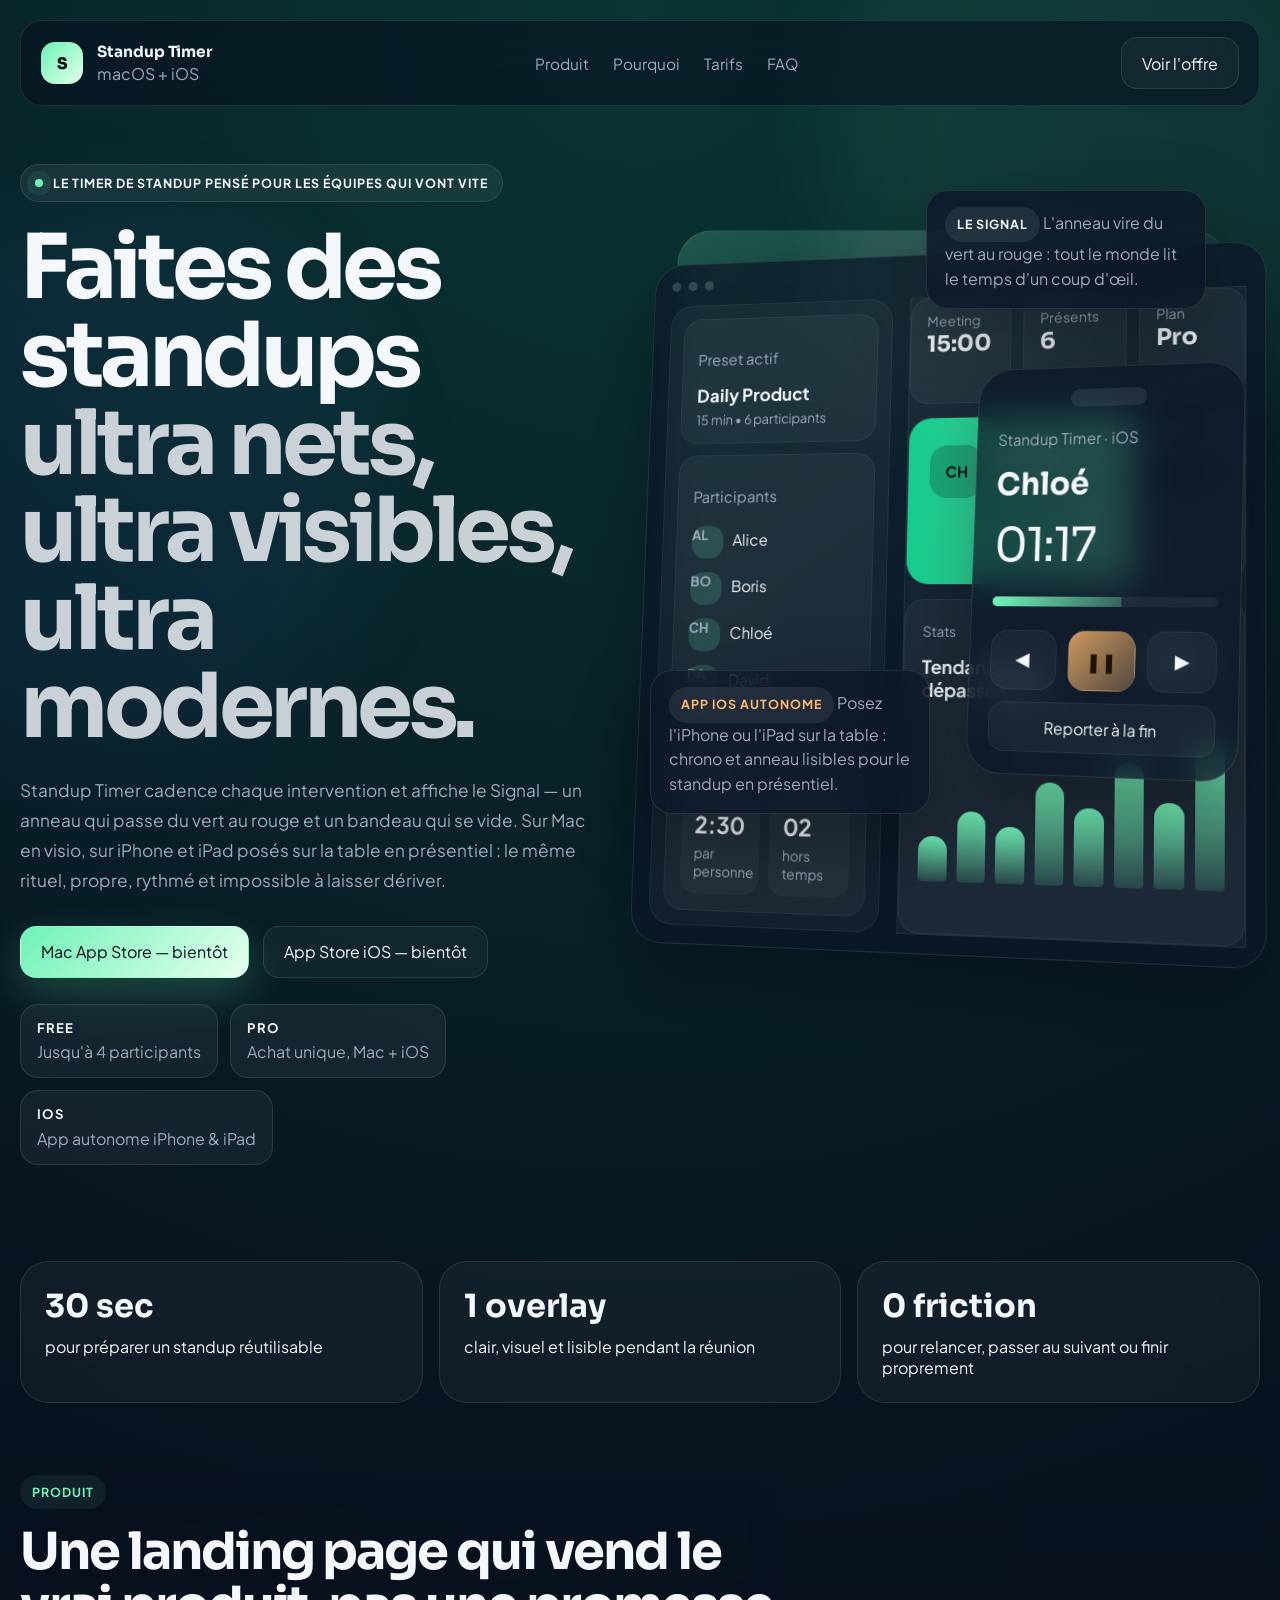
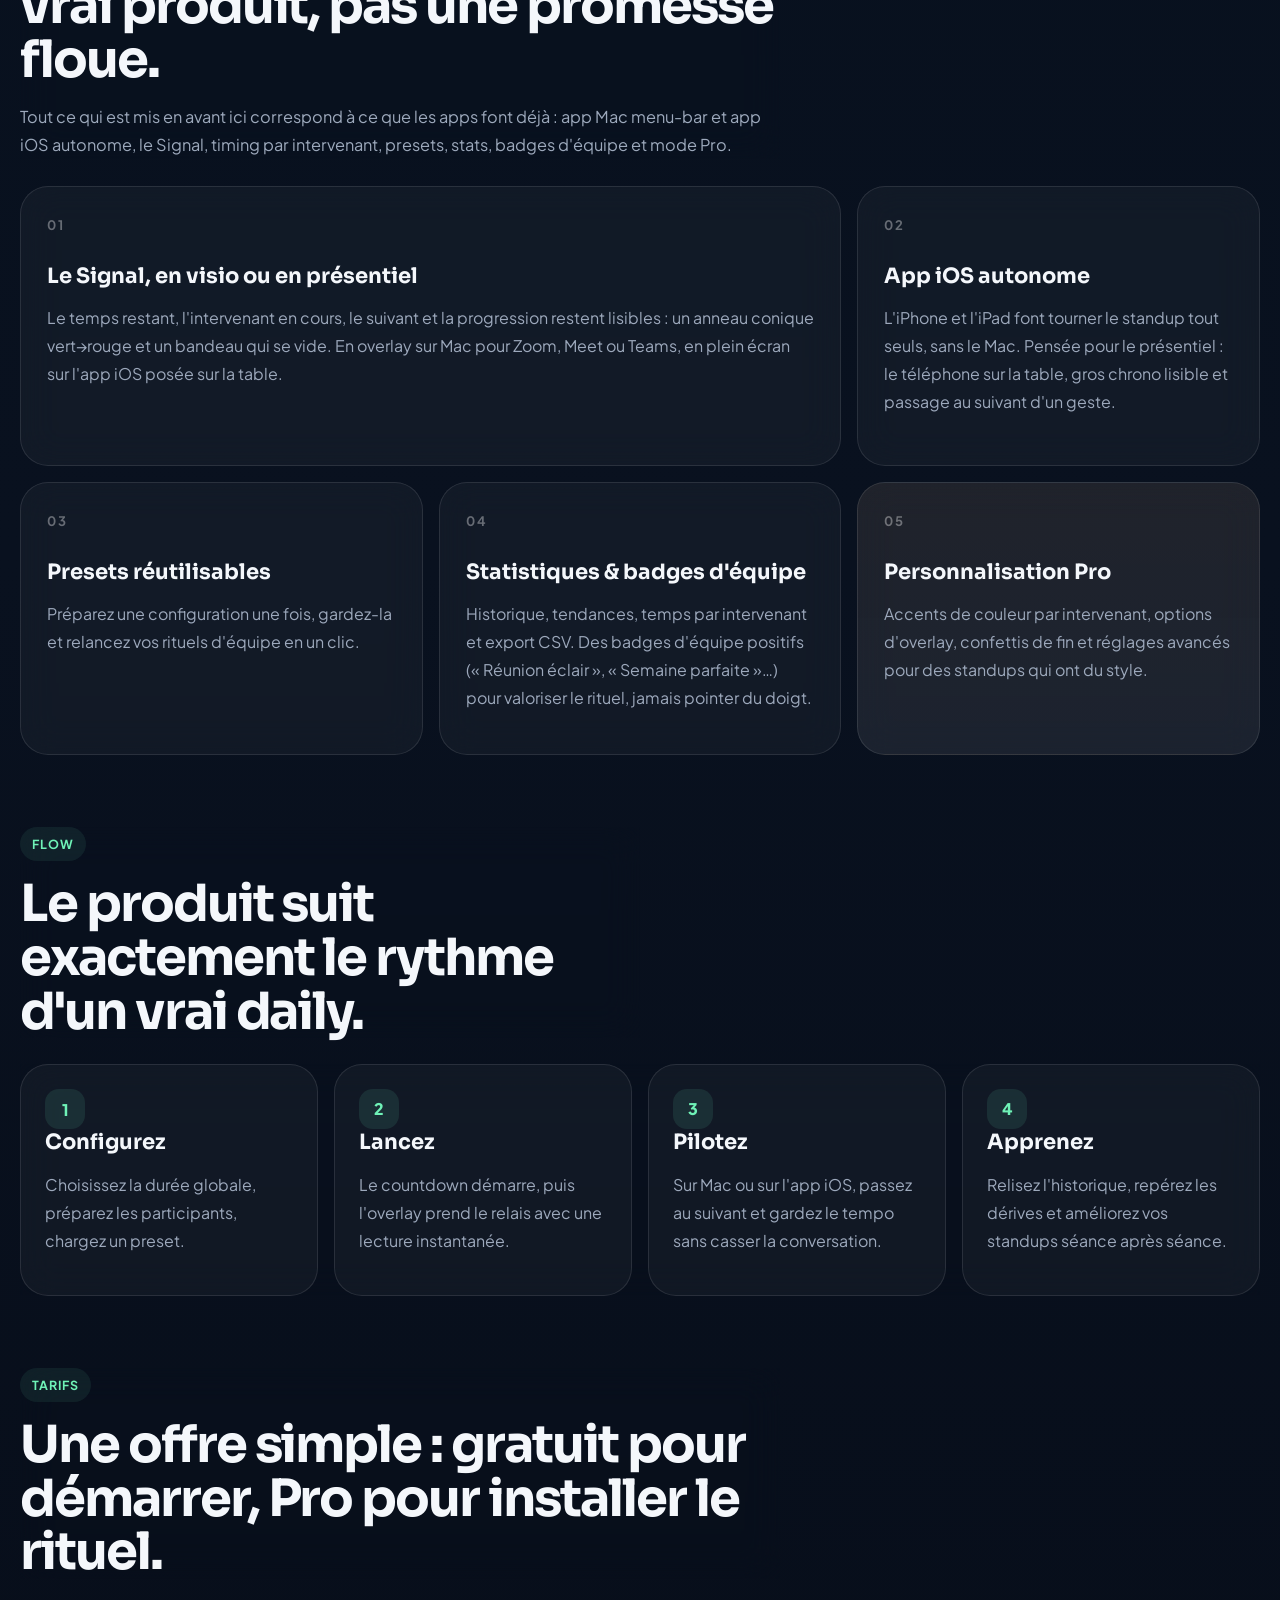
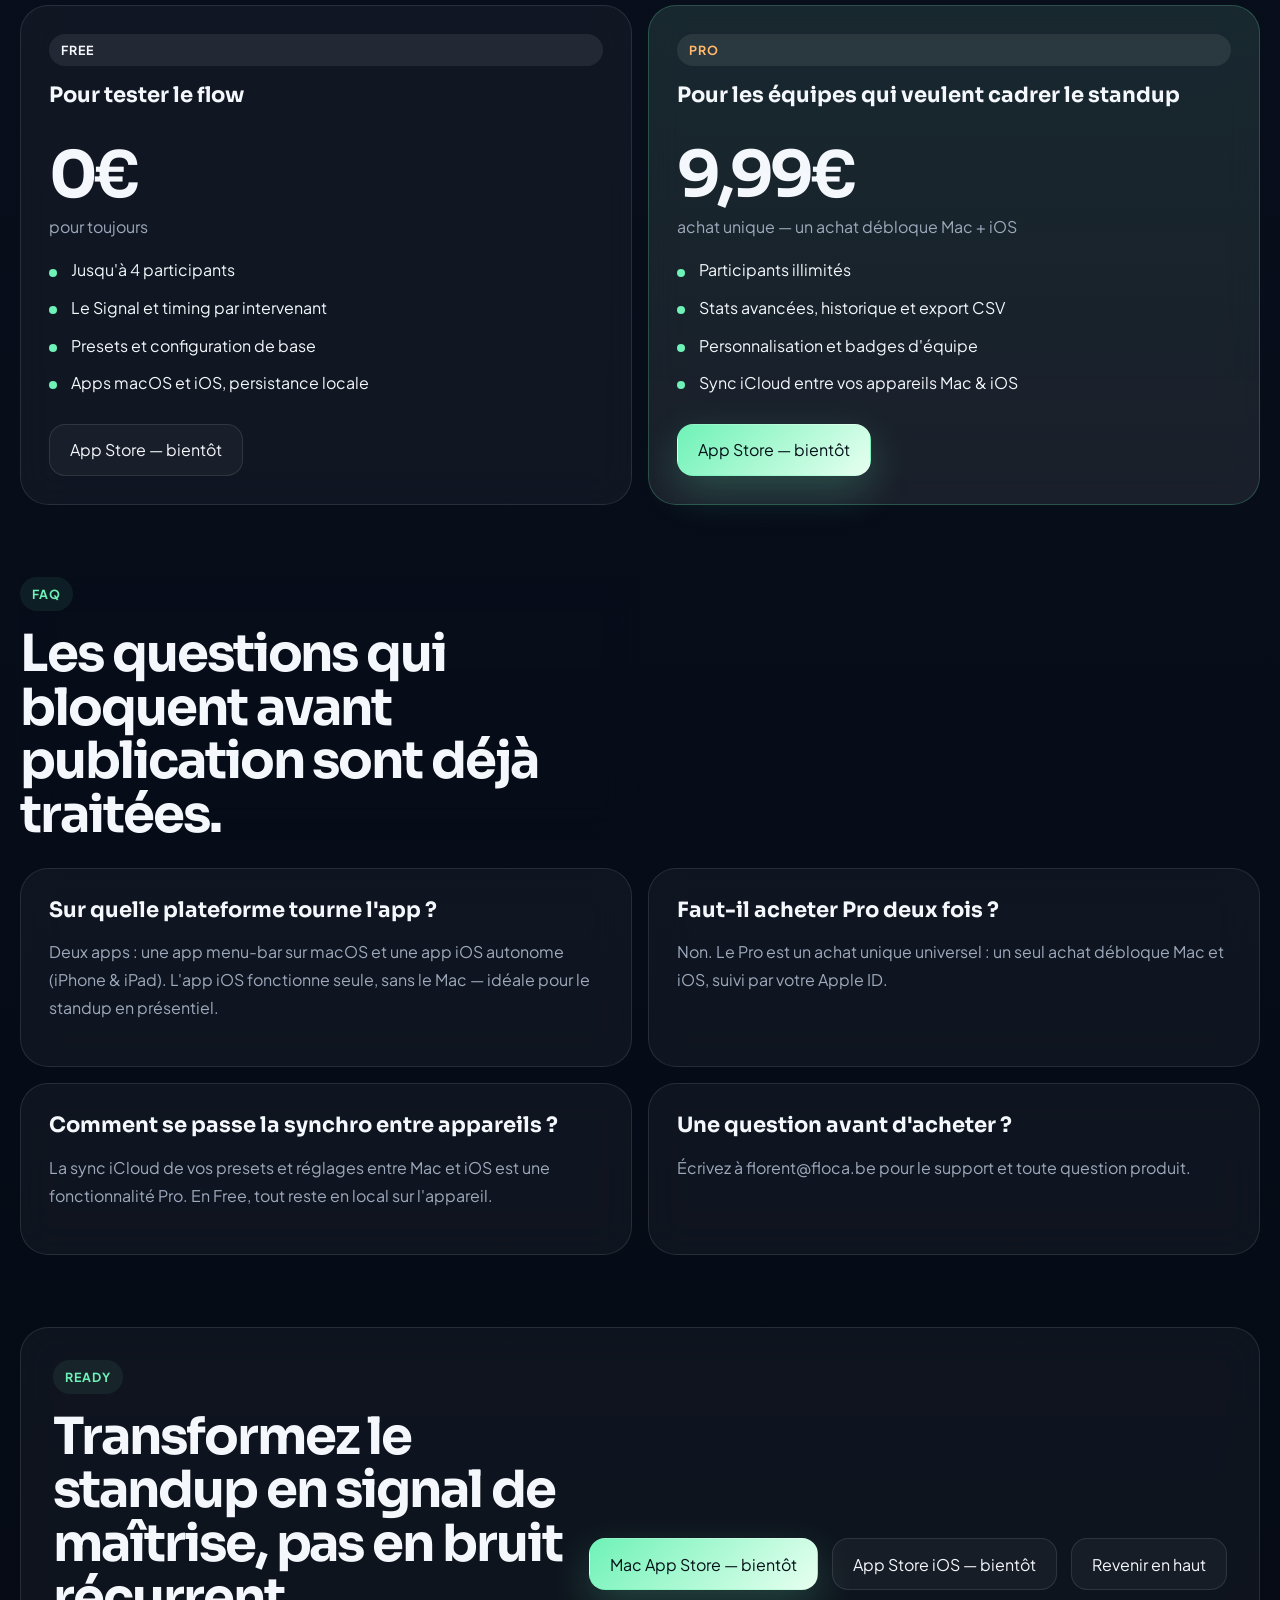
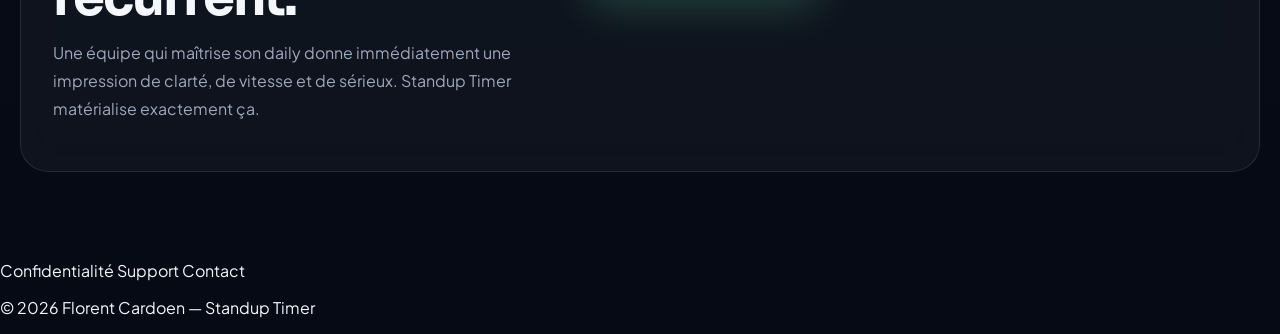
<file: landing-page/index.html>
<!doctype html>
<html lang="fr">
  <head>
    <meta charset="UTF-8" />
    <meta name="viewport" content="width=device-width, initial-scale=1.0" />
    <title>Standup Timer | Le standup qui finit à l'heure</title>
    <meta
      name="description"
      content="Standup Timer transforme vos daily meetings en rituels nets et visuels. App macOS menu-bar + app iOS autonome, le Signal (anneau + bandeau), timing par intervenant, stats, badges d'équipe et Pro."
    />
    <meta
      name="theme-color"
      content="#09111f"
    />
    <link rel="preconnect" href="https://fonts.googleapis.com" />
    <link rel="preconnect" href="https://fonts.gstatic.com" crossorigin />
    <link
      href="https://fonts.googleapis.com/css2?family=Plus+Jakarta+Sans:wght@400;500;600;700;800&family=Sora:wght@500;600;700;800&display=swap"
      rel="stylesheet"
    />
    <link rel="icon" type="image/svg+xml" href="./favicon.svg" />
    <link rel="stylesheet" href="./styles.css" />
  </head>
  <body>
    <div class="page-shell">
      <div class="ambient ambient-one"></div>
      <div class="ambient ambient-two"></div>
      <div class="ambient ambient-grid"></div>

      <header class="site-header">
        <a class="brand" href="#top" aria-label="Standup Timer">
          <span class="brand-mark">S</span>
          <span class="brand-copy">
            <strong>Standup Timer</strong>
            <span>macOS + iOS</span>
          </span>
        </a>

        <nav class="site-nav">
          <a href="#features">Produit</a>
          <a href="#proof">Pourquoi</a>
          <a href="#pricing">Tarifs</a>
          <a href="#faq">FAQ</a>
        </nav>

        <a class="button button-secondary desktop-only" href="#pricing">Voir l'offre</a>
      </header>

      <main id="top">
        <section class="hero reveal">
          <div class="hero-copy">
            <div class="eyebrow">
              <span class="eyebrow-dot"></span>
              Le timer de standup pensé pour les équipes qui vont vite
            </div>

            <h1>
              Faites des standups
              <span>ultra nets, ultra visibles, ultra modernes.</span>
            </h1>

            <p class="hero-text">
              Standup Timer cadence chaque intervention et affiche le Signal — un
              anneau qui passe du vert au rouge et un bandeau qui se vide. Sur Mac en
              visio, sur iPhone et iPad posés sur la table en présentiel : le même
              rituel, propre, rythmé et impossible à laisser dériver.
            </p>

            <!-- TODO @launch: remplacer href="#" par les vraies URLs App Store (Mac App Store + App Store iOS) -->
            <div class="hero-actions">
              <a class="button button-primary" href="#" data-appstore="mac">Mac App Store — bientôt</a>
              <a class="button button-secondary" href="#" data-appstore="ios">App Store iOS — bientôt</a>
            </div>

            <div class="hero-meta">
              <div class="meta-chip">
                <span>Free</span>
                Jusqu'à 4 participants
              </div>
              <div class="meta-chip">
                <span>Pro</span>
                Achat unique, Mac + iOS
              </div>
              <div class="meta-chip">
                <span>iOS</span>
                App autonome iPhone & iPad
              </div>
            </div>
          </div>

          <div class="hero-visual" id="demo">
            <div class="hero-orb"></div>

            <article class="mockup-card desktop-app">
              <div class="window-topbar">
                <span></span><span></span><span></span>
              </div>

              <div class="mockup-layout">
                <aside class="mockup-sidebar">
                  <div class="sidebar-block">
                    <p class="mini-label">Preset actif</p>
                    <strong>Daily Product</strong>
                    <span>15 min • 6 participants</span>
                  </div>

                  <div class="sidebar-block">
                    <p class="mini-label">Participants</p>
                    <ul class="participant-list">
                      <li><span class="avatar">AL</span> Alice</li>
                      <li><span class="avatar">BO</span> Boris</li>
                      <li><span class="avatar">CH</span> Chloé</li>
                      <li><span class="avatar">DA</span> David</li>
                    </ul>
                  </div>

                  <div class="sidebar-block">
                    <p class="mini-label">Résumé</p>
                    <div class="summary-stack">
                      <div>
                        <strong>2:30</strong>
                        <span>par personne</span>
                      </div>
                      <div>
                        <strong>02</strong>
                        <span>hors temps</span>
                      </div>
                    </div>
                  </div>
                </aside>

                <div class="mockup-main">
                  <div class="metric-row">
                    <div class="metric-card">
                      <span>Meeting</span>
                      <strong>15:00</strong>
                    </div>
                    <div class="metric-card">
                      <span>Présents</span>
                      <strong>6</strong>
                    </div>
                    <div class="metric-card">
                      <span>Plan</span>
                      <strong>Pro</strong>
                    </div>
                  </div>

                  <div class="overlay-preview">
                    <div class="overlay-fill"></div>
                    <div class="overlay-content">
                      <div class="speaker-meta">
                        <div class="speaker-avatar">CH</div>
                        <div>
                          <strong>Chloé</strong>
                          <span>Suivant : David</span>
                        </div>
                      </div>
                      <div class="overlay-time">
                        <small>Total 08:42</small>
                        <strong>01:17</strong>
                      </div>
                    </div>
                  </div>

                  <div class="chart-panel">
                    <div class="chart-header">
                      <div>
                        <p class="mini-label">Stats</p>
                        <strong>Tendance des dépassements</strong>
                      </div>
                      <span class="badge success">Export CSV</span>
                    </div>
                    <div class="bars">
                      <span style="--h: 28%"></span>
                      <span style="--h: 44%"></span>
                      <span style="--h: 35%"></span>
                      <span style="--h: 63%"></span>
                      <span style="--h: 48%"></span>
                      <span style="--h: 76%"></span>
                      <span style="--h: 52%"></span>
                      <span style="--h: 88%"></span>
                    </div>
                  </div>
                </div>
              </div>
            </article>

            <article class="mockup-card phone-app">
              <div class="phone-notch"></div>
              <p class="mini-label">Standup Timer · iOS</p>
              <strong class="phone-speaker">Chloé</strong>
              <div class="phone-timer">01:17</div>
              <div class="phone-progress">
                <span></span>
              </div>
              <div class="phone-actions">
                <button type="button">◀</button>
                <button type="button" class="primary">❚❚</button>
                <button type="button">▶</button>
              </div>
              <button type="button" class="phone-secondary">Reporter à la fin</button>
            </article>

            <article class="floating-note note-top">
              <span class="badge">Le Signal</span>
              L'anneau vire du vert au rouge : tout le monde lit le temps d'un coup d'œil.
            </article>

            <article class="floating-note note-bottom">
              <span class="badge accent">App iOS autonome</span>
              Posez l'iPhone ou l'iPad sur la table : chrono et anneau lisibles pour le standup en présentiel.
            </article>
          </div>
        </section>

        <section class="value-strip reveal" id="proof">
          <article>
            <strong>30 sec</strong>
            <span>pour préparer un standup réutilisable</span>
          </article>
          <article>
            <strong>1 overlay</strong>
            <span>clair, visuel et lisible pendant la réunion</span>
          </article>
          <article>
            <strong>0 friction</strong>
            <span>pour relancer, passer au suivant ou finir proprement</span>
          </article>
        </section>

        <section class="section reveal" id="features">
          <div class="section-heading">
            <span class="section-kicker">Produit</span>
            <h2>Une landing page qui vend le vrai produit, pas une promesse floue.</h2>
            <p>
              Tout ce qui est mis en avant ici correspond à ce que les apps font
              déjà&nbsp;: app Mac menu-bar et app iOS autonome, le Signal, timing par
              intervenant, presets, stats, badges d'équipe et mode Pro.
            </p>
          </div>

          <div class="feature-grid">
            <article class="feature-card feature-large">
              <span class="card-index">01</span>
              <h3>Le Signal, en visio ou en présentiel</h3>
              <p>
                Le temps restant, l'intervenant en cours, le suivant et la progression
                restent lisibles : un anneau conique vert→rouge et un bandeau qui se
                vide. En overlay sur Mac pour Zoom, Meet ou Teams, en plein écran sur
                l'app iOS posée sur la table.
              </p>
            </article>

            <article class="feature-card">
              <span class="card-index">02</span>
              <h3>App iOS autonome</h3>
              <p>
                L'iPhone et l'iPad font tourner le standup tout seuls, sans le Mac.
                Pensée pour le présentiel : le téléphone sur la table, gros chrono
                lisible et passage au suivant d'un geste.
              </p>
            </article>

            <article class="feature-card">
              <span class="card-index">03</span>
              <h3>Presets réutilisables</h3>
              <p>
                Préparez une configuration une fois, gardez-la et relancez vos rituels
                d'équipe en un clic.
              </p>
            </article>

            <article class="feature-card">
              <span class="card-index">04</span>
              <h3>Statistiques &amp; badges d'équipe</h3>
              <p>
                Historique, tendances, temps par intervenant et export CSV. Des badges
                d'équipe positifs (« Réunion éclair », « Semaine parfaite »…) pour
                valoriser le rituel, jamais pointer du doigt.
              </p>
            </article>

            <article class="feature-card feature-accent">
              <span class="card-index">05</span>
              <h3>Personnalisation Pro</h3>
              <p>
                Accents de couleur par intervenant, options d'overlay, confettis de fin
                et réglages avancés pour des standups qui ont du style.
              </p>
            </article>
          </div>
        </section>

        <section class="section showcase reveal">
          <div class="section-heading narrow">
            <span class="section-kicker">Flow</span>
            <h2>Le produit suit exactement le rythme d'un vrai daily.</h2>
          </div>

          <div class="timeline-grid">
            <article class="timeline-step">
              <span>1</span>
              <h3>Configurez</h3>
              <p>Choisissez la durée globale, préparez les participants, chargez un preset.</p>
            </article>
            <article class="timeline-step">
              <span>2</span>
              <h3>Lancez</h3>
              <p>Le countdown démarre, puis l'overlay prend le relais avec une lecture instantanée.</p>
            </article>
            <article class="timeline-step">
              <span>3</span>
              <h3>Pilotez</h3>
              <p>Sur Mac ou sur l'app iOS, passez au suivant et gardez le tempo sans casser la conversation.</p>
            </article>
            <article class="timeline-step">
              <span>4</span>
              <h3>Apprenez</h3>
              <p>Relisez l'historique, repérez les dérives et améliorez vos standups séance après séance.</p>
            </article>
          </div>
        </section>

        <section class="section pricing-section reveal" id="pricing">
          <div class="section-heading">
            <span class="section-kicker">Tarifs</span>
            <h2>Une offre simple&nbsp;: gratuit pour démarrer, Pro pour installer le rituel.</h2>
          </div>

          <div class="pricing-grid">
            <article class="price-card">
              <div class="price-head">
                <span class="badge">Free</span>
                <h3>Pour tester le flow</h3>
              </div>
              <div class="price-line">
                <strong>0€</strong>
                <span>pour toujours</span>
              </div>
              <ul class="price-list">
                <li>Jusqu'à 4 participants</li>
                <li>Le Signal et timing par intervenant</li>
                <li>Presets et configuration de base</li>
                <li>Apps macOS et iOS, persistance locale</li>
              </ul>
              <!-- TODO @launch: remplacer href="#" par les vraies URLs App Store -->
              <a class="button button-secondary" href="#" data-appstore="ios">App Store — bientôt</a>
            </article>

            <article class="price-card price-card-featured">
              <div class="price-head">
                <span class="badge accent">Pro</span>
                <h3>Pour les équipes qui veulent cadrer le standup</h3>
              </div>
              <div class="price-line">
                <strong>9,99€</strong>
                <span>achat unique — un achat débloque Mac + iOS</span>
              </div>
              <ul class="price-list">
                <li>Participants illimités</li>
                <li>Stats avancées, historique et export CSV</li>
                <li>Personnalisation et badges d'équipe</li>
                <li>Sync iCloud entre vos appareils Mac &amp; iOS</li>
              </ul>
              <!-- TODO @launch: remplacer href="#" par les vraies URLs App Store -->
              <a class="button button-primary" href="#" data-appstore="ios">App Store — bientôt</a>
            </article>
          </div>
        </section>

        <section class="section faq-section reveal" id="faq">
          <div class="section-heading narrow">
            <span class="section-kicker">FAQ</span>
            <h2>Les questions qui bloquent avant publication sont déjà traitées.</h2>
          </div>

          <div class="faq-grid">
            <article class="faq-card">
              <h3>Sur quelle plateforme tourne l'app&nbsp;?</h3>
              <p>Deux apps : une app menu-bar sur macOS et une app iOS autonome (iPhone &amp; iPad). L'app iOS fonctionne seule, sans le Mac — idéale pour le standup en présentiel.</p>
            </article>
            <article class="faq-card">
              <h3>Faut-il acheter Pro deux fois&nbsp;?</h3>
              <p>Non. Le Pro est un achat unique universel : un seul achat débloque Mac et iOS, suivi par votre Apple ID.</p>
            </article>
            <article class="faq-card">
              <h3>Comment se passe la synchro entre appareils&nbsp;?</h3>
              <p>La sync iCloud de vos presets et réglages entre Mac et iOS est une fonctionnalité Pro. En Free, tout reste en local sur l'appareil.</p>
            </article>
            <article class="faq-card">
              <h3>Une question avant d'acheter&nbsp;?</h3>
              <p>Écrivez à <a href="mailto:florent@floca.be">florent@floca.be</a> pour le support et toute question produit.</p>
            </article>
          </div>
        </section>

        <section class="closing-cta reveal">
          <div>
            <span class="section-kicker">Ready</span>
            <h2>Transformez le standup en signal de maîtrise, pas en bruit récurrent.</h2>
            <p>
              Une équipe qui maîtrise son daily donne immédiatement une impression de
              clarté, de vitesse et de sérieux. Standup Timer matérialise exactement ça.
            </p>
          </div>

          <!-- TODO @launch: remplacer href="#" par les vraies URLs App Store (Mac App Store + App Store iOS) -->
          <div class="closing-actions">
            <a class="button button-primary" href="#" data-appstore="mac">Mac App Store — bientôt</a>
            <a class="button button-secondary" href="#" data-appstore="ios">App Store iOS — bientôt</a>
            <a class="button button-ghost" href="#top">Revenir en haut</a>
          </div>
        </section>
      </main>

      <footer class="site-footer">
        <nav class="footer-nav">
          <a href="./privacy.html">Confidentialité</a>
          <a href="./support.html">Support</a>
          <a href="mailto:florent@floca.be">Contact</a>
        </nav>
        <p>© 2026 Florent Cardoen — Standup Timer</p>
      </footer>
    </div>

    <script src="./script.js"></script>
  </body>
</html>
</file>
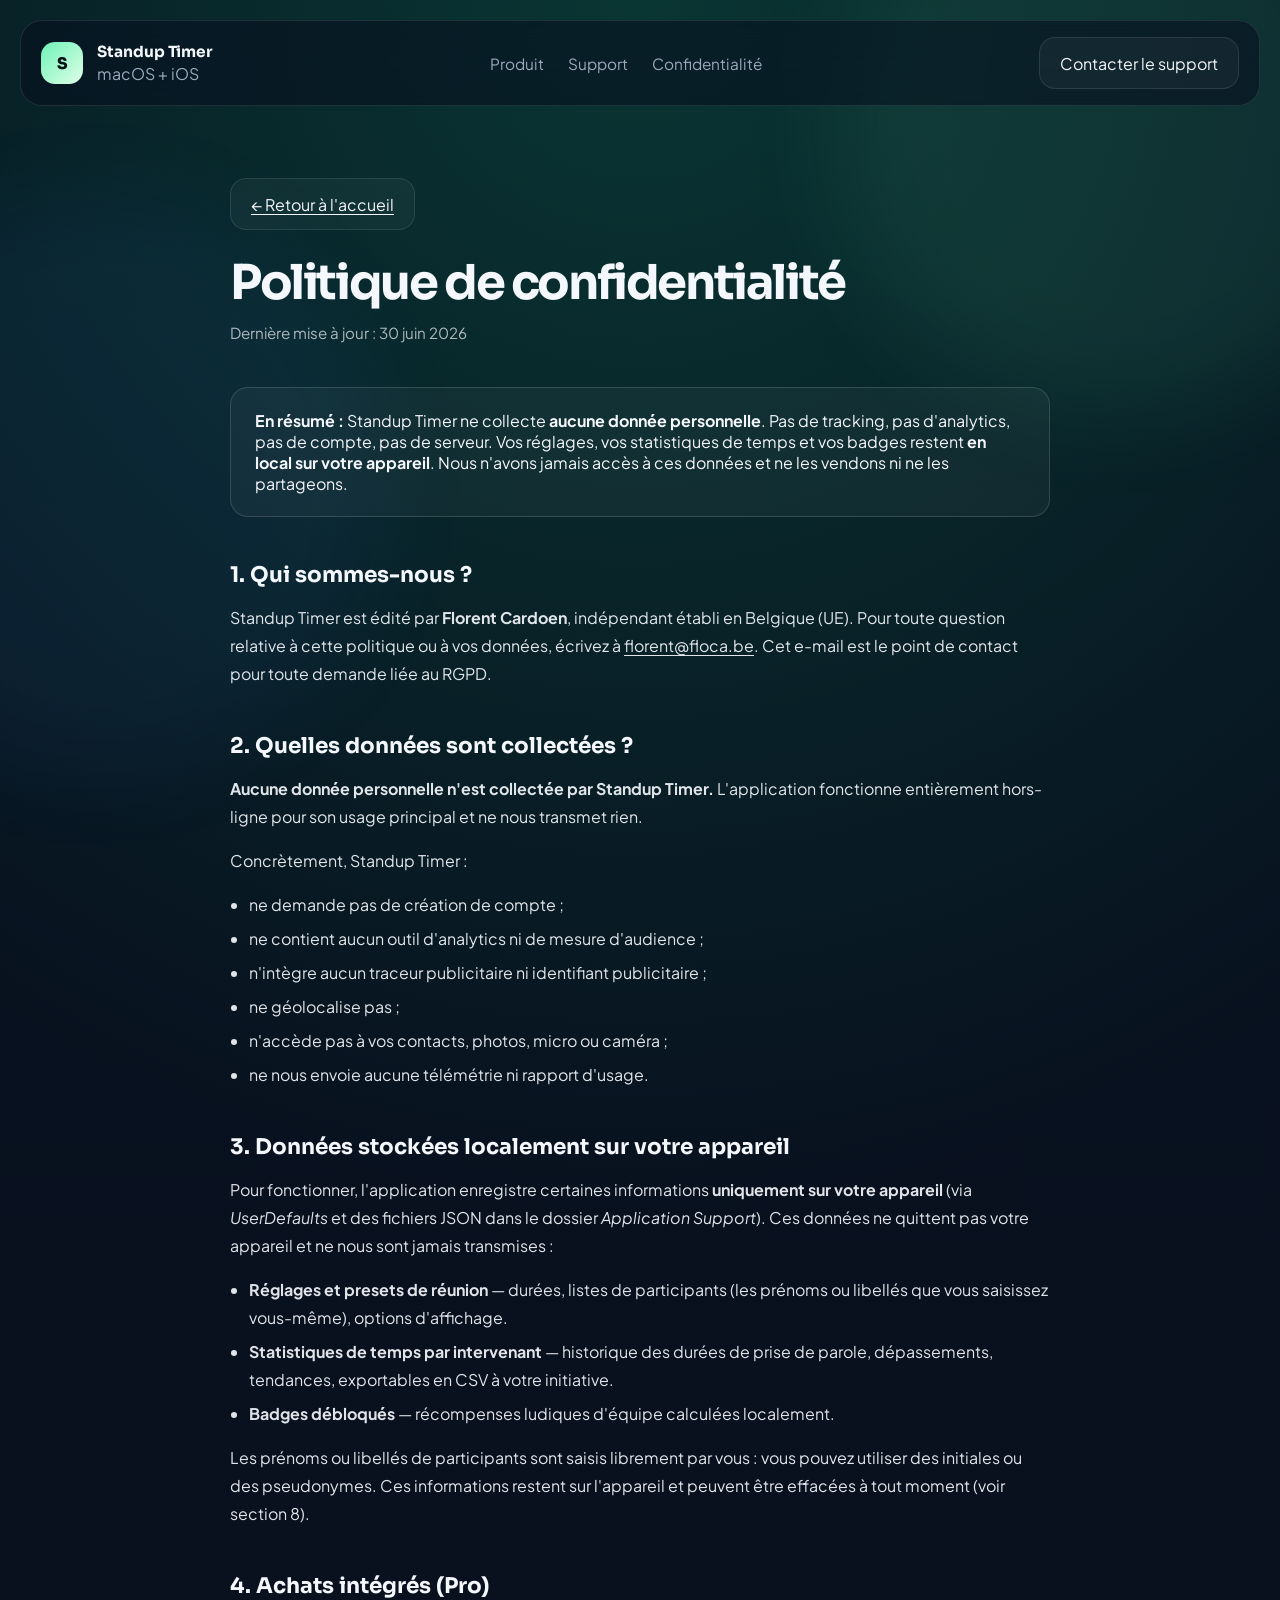
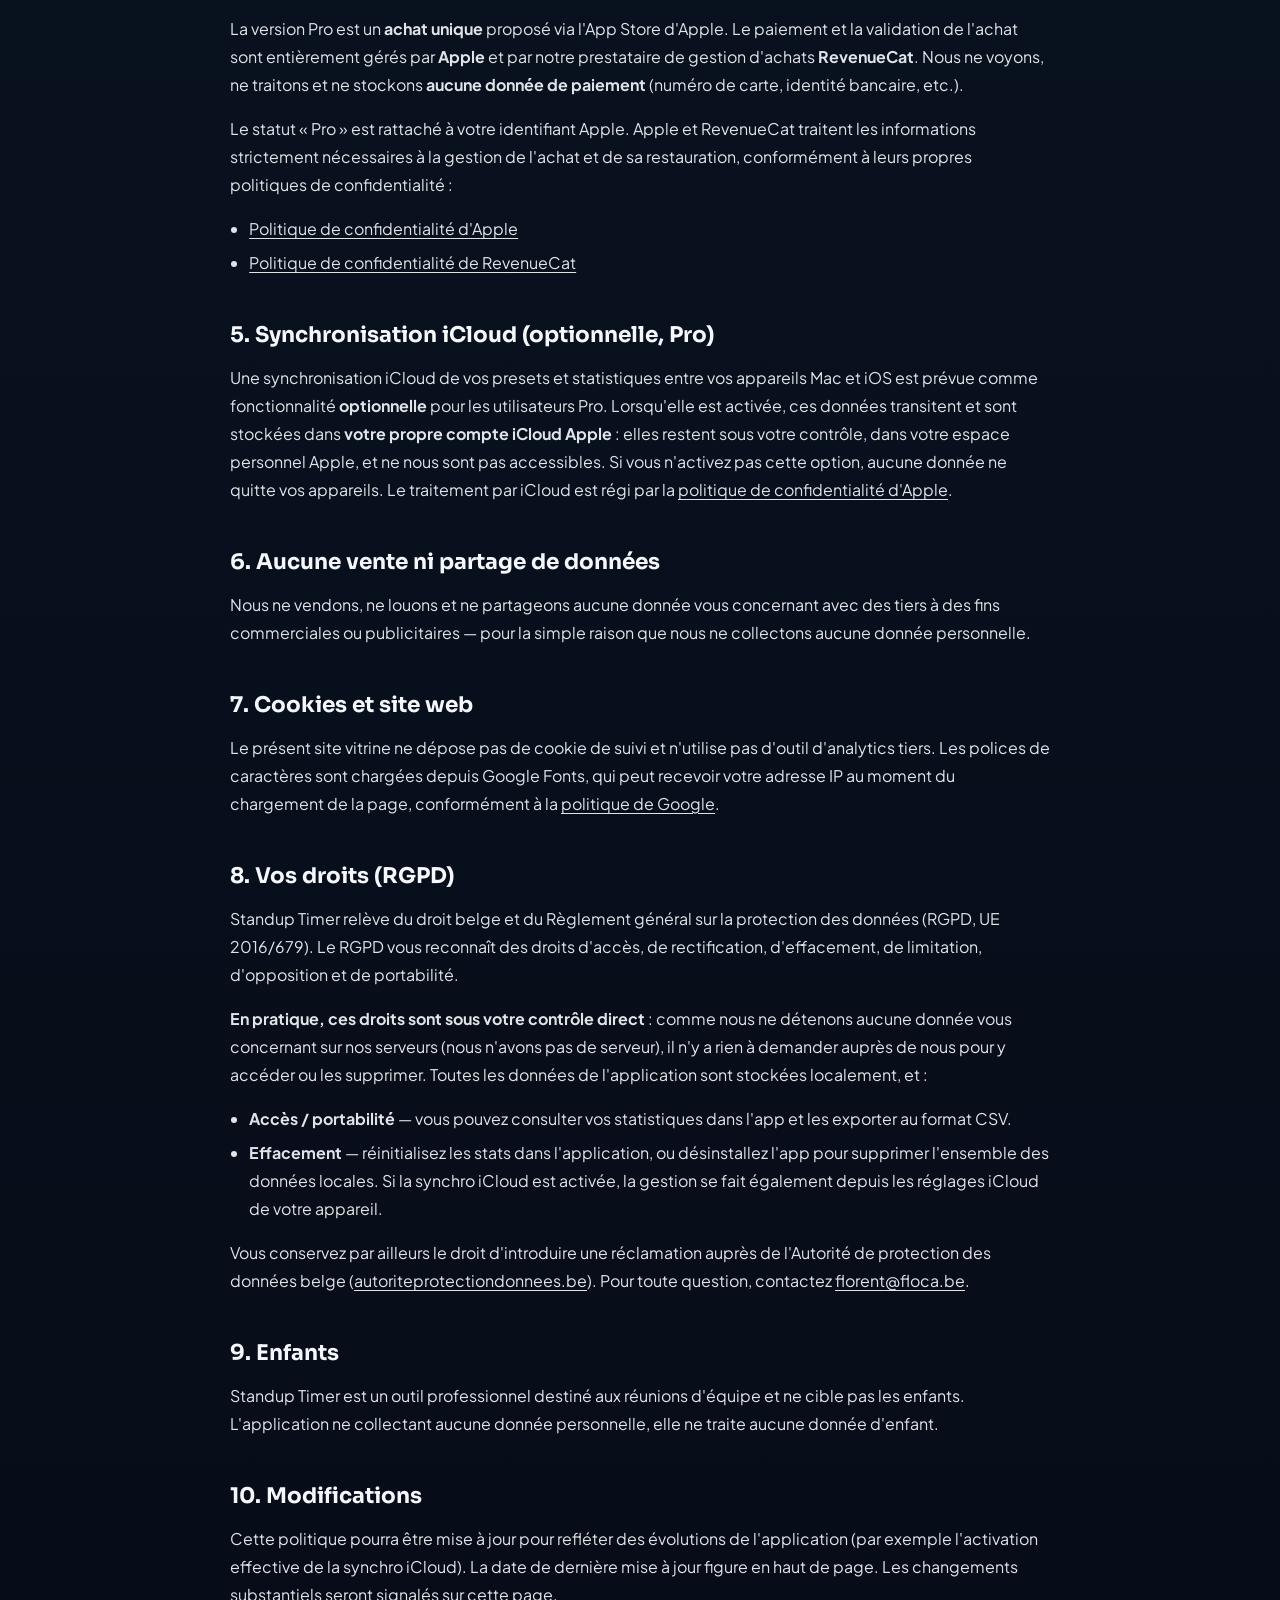
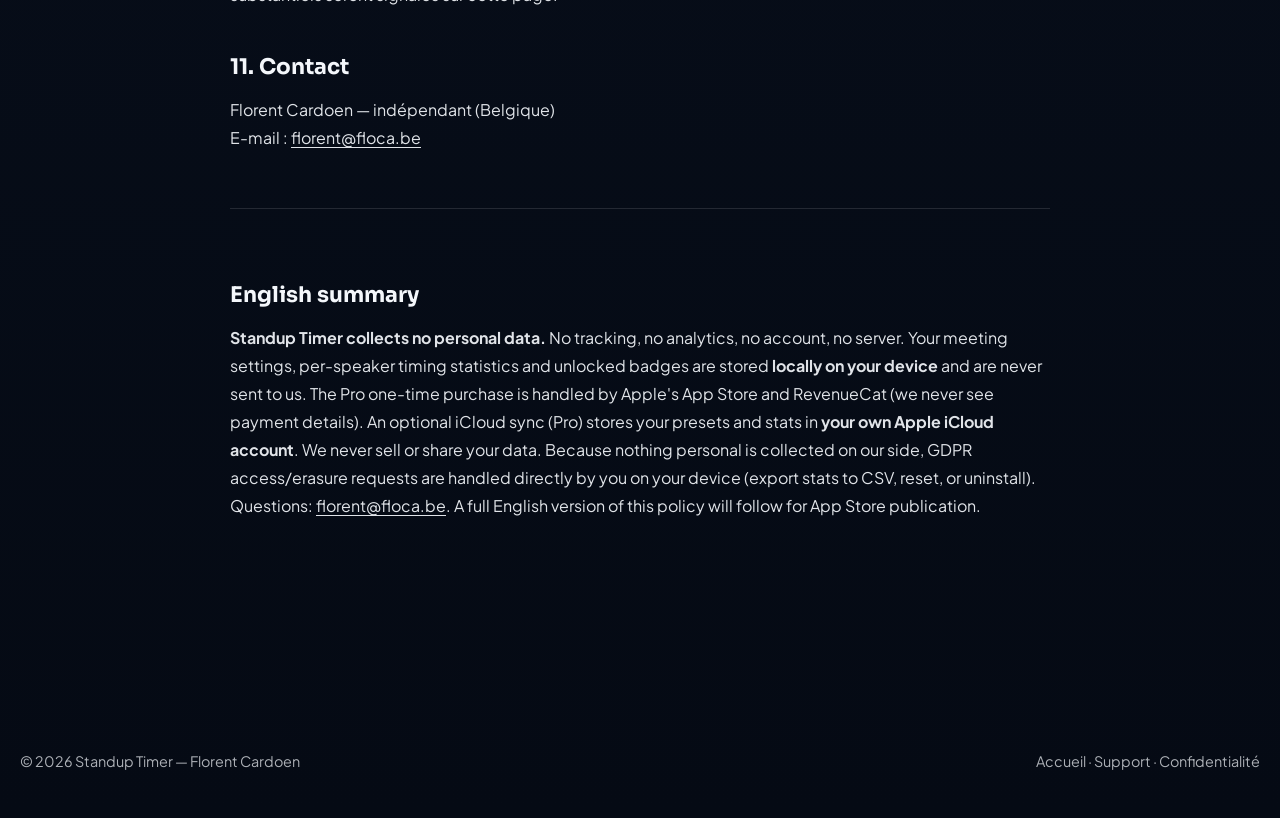
<file: landing-page/privacy.html>
<!doctype html>
<!--
  POLITIQUE DE CONFIDENTIALITÉ — Standup Timer
  Page légale requise pour la soumission App Store (« Privacy Policy URL »).
  IMPORTANT : avant soumission App Store, cette page doit être déployée à une
  URL publique réelle et stable (ex. https://standuptimer.<domaine>/privacy.html),
  puis renseignée dans App Store Connect. Idem pour support.html (« Support URL »).
  Dernière mise à jour du contenu : 2026-06-30.
-->
<html lang="fr">
  <head>
    <meta charset="UTF-8" />
    <meta name="viewport" content="width=device-width, initial-scale=1.0" />
    <title>Politique de confidentialité | Standup Timer</title>
    <meta
      name="description"
      content="Politique de confidentialité de Standup Timer : aucune donnée personnelle collectée, aucun tracking, aucune analytics, aucun compte. Vos données restent en local sur votre appareil."
    />
    <meta name="theme-color" content="#09111f" />
    <meta name="robots" content="index,follow" />
    <link rel="preconnect" href="https://fonts.googleapis.com" />
    <link rel="preconnect" href="https://fonts.gstatic.com" crossorigin />
    <link
      href="https://fonts.googleapis.com/css2?family=Plus+Jakarta+Sans:wght@400;500;600;700;800&family=Sora:wght@500;600;700;800&display=swap"
      rel="stylesheet"
    />
    <link rel="icon" type="image/svg+xml" href="./favicon.svg" />
    <link rel="stylesheet" href="./styles.css" />
    <style>
      /* Styles de lecture pour pages légales — s'appuient sur le thème global. */
      .legal {
        width: min(calc(100% - 32px), 820px);
        margin: 0 auto;
        padding: 48px 0 96px;
      }
      .legal h1 {
        font-family: "Sora", sans-serif;
        font-size: clamp(2rem, 5vw, 3rem);
        line-height: 1.05;
        margin: 0 0 12px;
      }
      .legal .updated {
        font-size: 0.95rem;
        opacity: 0.7;
        margin: 0 0 40px;
      }
      .legal h2 {
        font-family: "Sora", sans-serif;
        font-size: 1.35rem;
        margin: 44px 0 12px;
      }
      .legal h3 {
        font-size: 1.05rem;
        margin: 28px 0 8px;
      }
      .legal p,
      .legal li {
        line-height: 1.75;
        opacity: 0.92;
      }
      .legal ul {
        padding-left: 1.2rem;
      }
      .legal li {
        margin: 6px 0;
      }
      .legal a {
        color: inherit;
        text-decoration: underline;
        text-underline-offset: 3px;
      }
      .legal .tldr {
        border: 1px solid rgba(255, 255, 255, 0.14);
        border-radius: 18px;
        padding: 22px 24px;
        margin: 8px 0 36px;
        background: rgba(255, 255, 255, 0.04);
      }
      .legal .lang-note {
        margin-top: 56px;
        padding-top: 28px;
        border-top: 1px solid rgba(255, 255, 255, 0.12);
      }
      .legal-back {
        display: inline-flex;
        gap: 8px;
        margin-bottom: 28px;
      }
    </style>
  </head>
  <body>
    <div class="page-shell">
      <div class="ambient ambient-one"></div>
      <div class="ambient ambient-two"></div>
      <div class="ambient ambient-grid"></div>

      <header class="site-header">
        <a class="brand" href="./index.html" aria-label="Standup Timer">
          <span class="brand-mark">S</span>
          <span class="brand-copy">
            <strong>Standup Timer</strong>
            <span>macOS + iOS</span>
          </span>
        </a>

        <nav class="site-nav">
          <a href="./index.html">Produit</a>
          <a href="./support.html">Support</a>
          <a href="./privacy.html" aria-current="page">Confidentialité</a>
        </nav>

        <a class="button button-secondary desktop-only" href="./support.html">Contacter le support</a>
      </header>

      <main>
        <article class="legal">
          <a class="button button-ghost legal-back" href="./index.html">← Retour à l'accueil</a>

          <h1>Politique de confidentialité</h1>
          <p class="updated">Dernière mise à jour : 30 juin 2026</p>

          <div class="tldr">
            <strong>En résumé&nbsp;:</strong> Standup Timer ne collecte
            <strong>aucune donnée personnelle</strong>. Pas de tracking, pas
            d'analytics, pas de compte, pas de serveur. Vos réglages, vos
            statistiques de temps et vos badges restent
            <strong>en local sur votre appareil</strong>. Nous n'avons jamais
            accès à ces données et ne les vendons ni ne les partageons.
          </div>

          <h2>1. Qui sommes-nous&nbsp;?</h2>
          <p>
            Standup Timer est édité par <strong>Florent Cardoen</strong>,
            indépendant établi en Belgique (UE). Pour toute question relative à
            cette politique ou à vos données, écrivez à
            <a href="mailto:florent@floca.be">florent@floca.be</a>. Cet e-mail
            est le point de contact pour toute demande liée au RGPD.
          </p>

          <h2>2. Quelles données sont collectées&nbsp;?</h2>
          <p>
            <strong>Aucune donnée personnelle n'est collectée par Standup Timer.</strong>
            L'application fonctionne entièrement hors-ligne pour son usage
            principal et ne nous transmet rien.
          </p>
          <p>Concrètement, Standup Timer&nbsp;:</p>
          <ul>
            <li>ne demande pas de création de compte&nbsp;;</li>
            <li>ne contient aucun outil d'analytics ni de mesure d'audience&nbsp;;</li>
            <li>n'intègre aucun traceur publicitaire ni identifiant publicitaire&nbsp;;</li>
            <li>ne géolocalise pas&nbsp;;</li>
            <li>n'accède pas à vos contacts, photos, micro ou caméra&nbsp;;</li>
            <li>ne nous envoie aucune télémétrie ni rapport d'usage.</li>
          </ul>

          <h2>3. Données stockées localement sur votre appareil</h2>
          <p>
            Pour fonctionner, l'application enregistre certaines informations
            <strong>uniquement sur votre appareil</strong> (via
            <em>UserDefaults</em> et des fichiers JSON dans le dossier
            <em>Application Support</em>). Ces données ne quittent pas votre
            appareil et ne nous sont jamais transmises&nbsp;:
          </p>
          <ul>
            <li>
              <strong>Réglages et presets de réunion</strong> — durées, listes
              de participants (les prénoms ou libellés que vous saisissez
              vous-même), options d'affichage.
            </li>
            <li>
              <strong>Statistiques de temps par intervenant</strong> —
              historique des durées de prise de parole, dépassements,
              tendances, exportables en CSV à votre initiative.
            </li>
            <li>
              <strong>Badges débloqués</strong> — récompenses ludiques d'équipe
              calculées localement.
            </li>
          </ul>
          <p>
            Les prénoms ou libellés de participants sont saisis librement par
            vous&nbsp;: vous pouvez utiliser des initiales ou des pseudonymes.
            Ces informations restent sur l'appareil et peuvent être effacées à
            tout moment (voir section 8).
          </p>

          <h2>4. Achats intégrés (Pro)</h2>
          <p>
            La version Pro est un <strong>achat unique</strong> proposé via
            l'App Store d'Apple. Le paiement et la validation de l'achat sont
            entièrement gérés par <strong>Apple</strong> et par notre
            prestataire de gestion d'achats <strong>RevenueCat</strong>. Nous ne
            voyons, ne traitons et ne stockons <strong>aucune donnée de
            paiement</strong> (numéro de carte, identité bancaire, etc.).
          </p>
          <p>
            Le statut « Pro » est rattaché à votre identifiant Apple. Apple et
            RevenueCat traitent les informations strictement nécessaires à la
            gestion de l'achat et de sa restauration, conformément à leurs
            propres politiques de confidentialité&nbsp;:
          </p>
          <ul>
            <li>
              <a href="https://www.apple.com/legal/privacy/" target="_blank" rel="noopener noreferrer">Politique de confidentialité d'Apple</a>
            </li>
            <li>
              <a href="https://www.revenuecat.com/privacy/" target="_blank" rel="noopener noreferrer">Politique de confidentialité de RevenueCat</a>
            </li>
          </ul>

          <h2>5. Synchronisation iCloud (optionnelle, Pro)</h2>
          <p>
            Une synchronisation iCloud de vos presets et statistiques entre vos
            appareils Mac et iOS est prévue comme fonctionnalité
            <strong>optionnelle</strong> pour les utilisateurs Pro. Lorsqu'elle
            est activée, ces données transitent et sont stockées dans
            <strong>votre propre compte iCloud Apple</strong>&nbsp;: elles
            restent sous votre contrôle, dans votre espace personnel Apple, et
            ne nous sont pas accessibles. Si vous n'activez pas cette option,
            aucune donnée ne quitte vos appareils. Le traitement par iCloud est
            régi par la
            <a href="https://www.apple.com/legal/privacy/" target="_blank" rel="noopener noreferrer">politique de confidentialité d'Apple</a>.
          </p>

          <h2>6. Aucune vente ni partage de données</h2>
          <p>
            Nous ne vendons, ne louons et ne partageons aucune donnée vous
            concernant avec des tiers à des fins commerciales ou publicitaires —
            pour la simple raison que nous ne collectons aucune donnée
            personnelle.
          </p>

          <h2>7. Cookies et site web</h2>
          <p>
            Le présent site vitrine ne dépose pas de cookie de suivi et
            n'utilise pas d'outil d'analytics tiers. Les polices de caractères
            sont chargées depuis Google Fonts, qui peut recevoir votre adresse
            IP au moment du chargement de la page, conformément à la
            <a href="https://policies.google.com/privacy" target="_blank" rel="noopener noreferrer">politique de Google</a>.
          </p>

          <h2>8. Vos droits (RGPD)</h2>
          <p>
            Standup Timer relève du droit belge et du Règlement général sur la
            protection des données (RGPD, UE 2016/679). Le RGPD vous reconnaît
            des droits d'accès, de rectification, d'effacement, de limitation,
            d'opposition et de portabilité.
          </p>
          <p>
            <strong>En pratique, ces droits sont sous votre contrôle direct</strong>&nbsp;:
            comme nous ne détenons aucune donnée vous concernant sur nos
            serveurs (nous n'avons pas de serveur), il n'y a rien à demander
            auprès de nous pour y accéder ou les supprimer. Toutes les données
            de l'application sont stockées localement, et&nbsp;:
          </p>
          <ul>
            <li>
              <strong>Accès / portabilité</strong> — vous pouvez consulter vos
              statistiques dans l'app et les exporter au format CSV.
            </li>
            <li>
              <strong>Effacement</strong> — réinitialisez les stats dans
              l'application, ou désinstallez l'app pour supprimer l'ensemble des
              données locales. Si la synchro iCloud est activée, la gestion se
              fait également depuis les réglages iCloud de votre appareil.
            </li>
          </ul>
          <p>
            Vous conservez par ailleurs le droit d'introduire une réclamation
            auprès de l'Autorité de protection des données belge
            (<a href="https://www.autoriteprotectiondonnees.be/" target="_blank" rel="noopener noreferrer">autoriteprotectiondonnees.be</a>).
            Pour toute question, contactez
            <a href="mailto:florent@floca.be">florent@floca.be</a>.
          </p>

          <h2>9. Enfants</h2>
          <p>
            Standup Timer est un outil professionnel destiné aux réunions
            d'équipe et ne cible pas les enfants. L'application ne collectant
            aucune donnée personnelle, elle ne traite aucune donnée d'enfant.
          </p>

          <h2>10. Modifications</h2>
          <p>
            Cette politique pourra être mise à jour pour refléter des évolutions
            de l'application (par exemple l'activation effective de la synchro
            iCloud). La date de dernière mise à jour figure en haut de page. Les
            changements substantiels seront signalés sur cette page.
          </p>

          <h2>11. Contact</h2>
          <p>
            Florent Cardoen — indépendant (Belgique)<br />
            E-mail&nbsp;: <a href="mailto:florent@floca.be">florent@floca.be</a>
          </p>

          <div class="lang-note">
            <h2>English summary</h2>
            <p>
              <strong>Standup Timer collects no personal data.</strong> No
              tracking, no analytics, no account, no server. Your meeting
              settings, per-speaker timing statistics and unlocked badges are
              stored <strong>locally on your device</strong> and are never sent
              to us. The Pro one-time purchase is handled by Apple's App Store
              and RevenueCat (we never see payment details). An optional iCloud
              sync (Pro) stores your presets and stats in
              <strong>your own Apple iCloud account</strong>. We never sell or
              share your data. Because nothing personal is collected on our side,
              GDPR access/erasure requests are handled directly by you on your
              device (export stats to CSV, reset, or uninstall). Questions:
              <a href="mailto:florent@floca.be">florent@floca.be</a>. A full
              English version of this policy will follow for App Store
              publication.
            </p>
          </div>
        </article>
      </main>

      <footer class="site-footer" style="width: min(calc(100% - 32px), 1240px); margin: 0 auto; padding: 32px 0 48px; opacity: 0.7; font-size: 0.9rem; display: flex; gap: 18px; flex-wrap: wrap; justify-content: space-between;">
        <span>© 2026 Standup Timer — Florent Cardoen</span>
        <span>
          <a href="./index.html" style="color: inherit;">Accueil</a> ·
          <a href="./support.html" style="color: inherit;">Support</a> ·
          <a href="./privacy.html" style="color: inherit;">Confidentialité</a>
        </span>
      </footer>
    </div>
  </body>
</html>
</file>
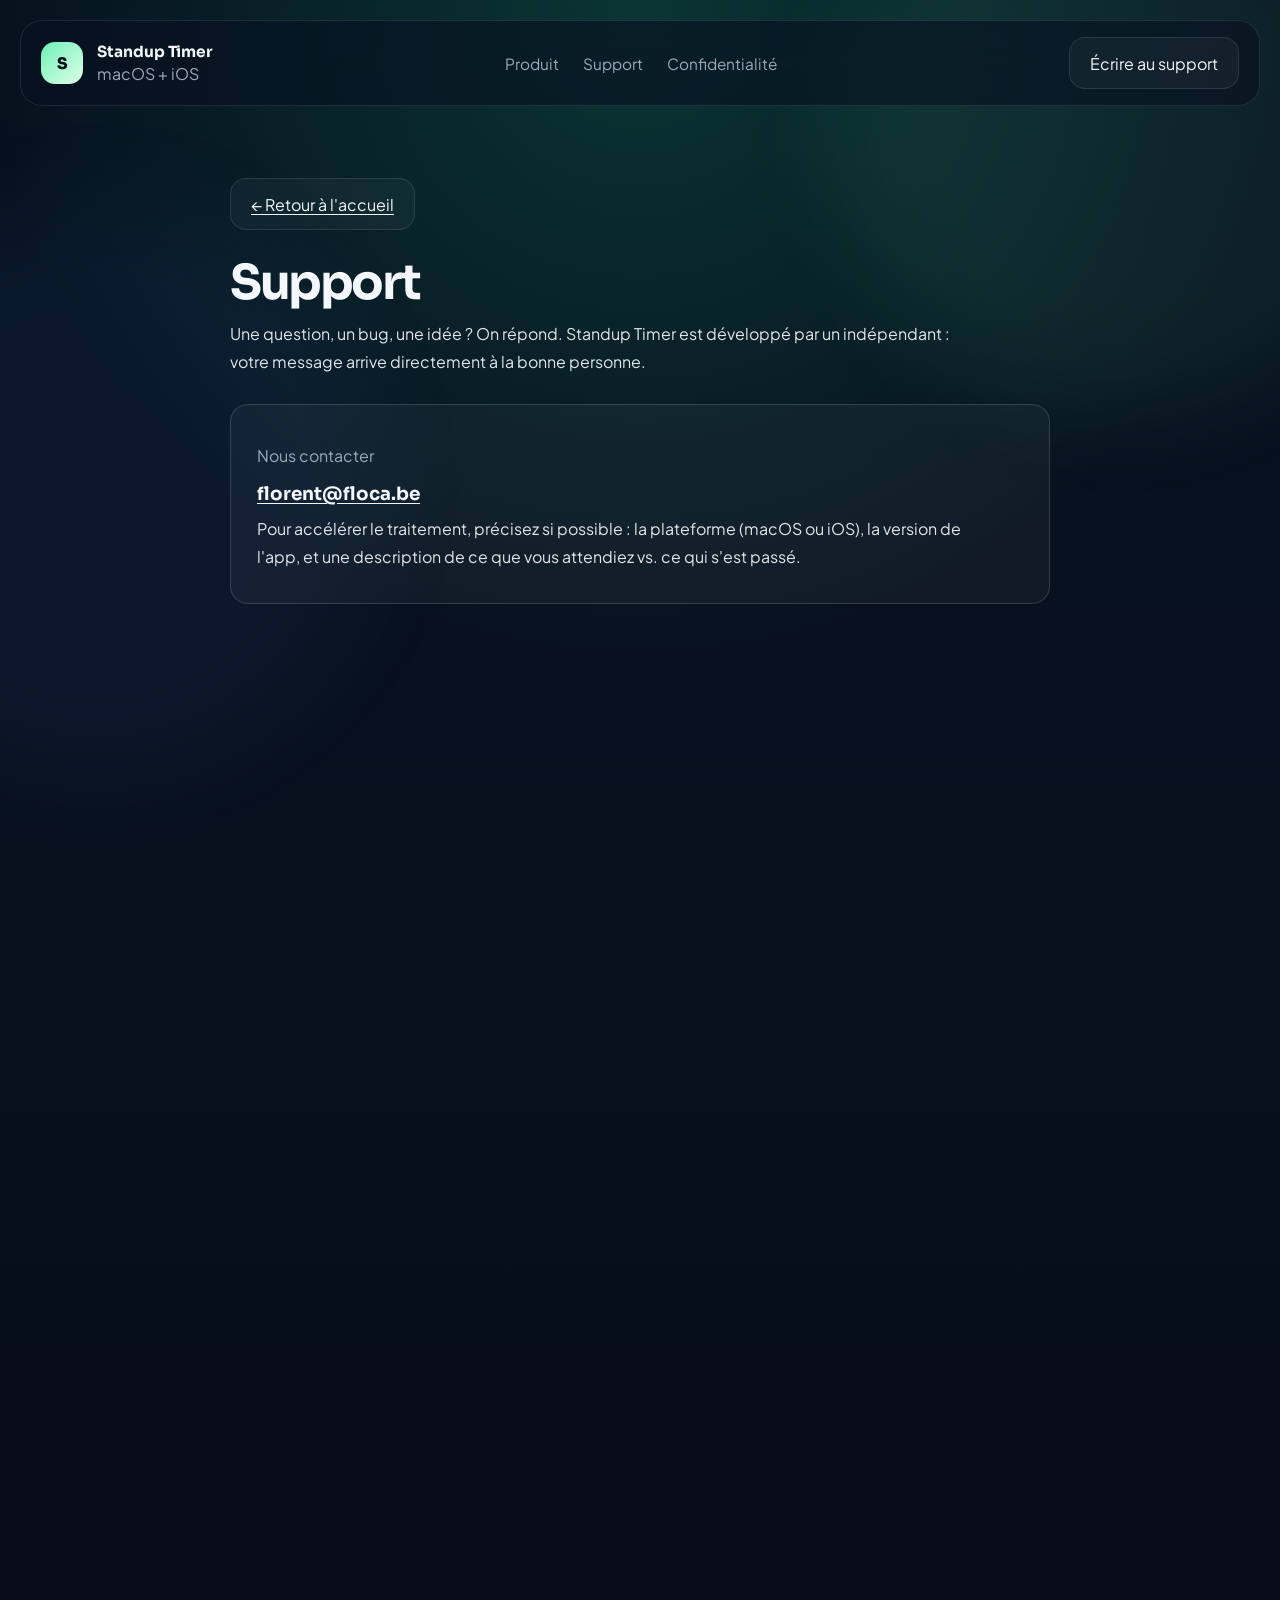
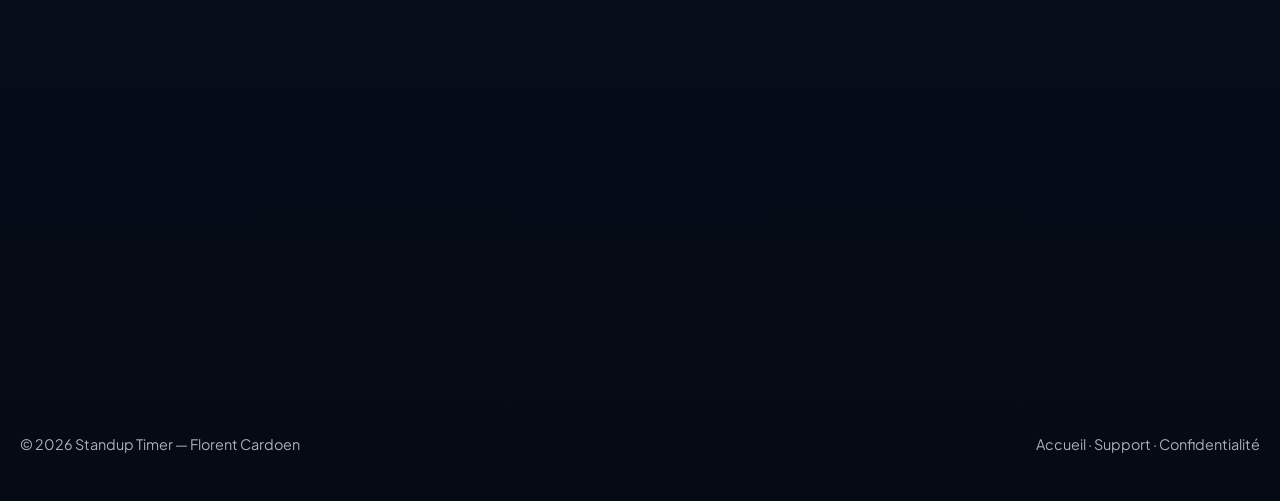
<file: landing-page/support.html>
<!doctype html>
<!--
  PAGE DE SUPPORT — Standup Timer
  Page requise pour la soumission App Store (« Support URL »).
  IMPORTANT : avant soumission App Store, cette page doit être déployée à une
  URL publique réelle et stable (ex. https://standuptimer.<domaine>/support.html)
  et renseignée dans App Store Connect comme Support URL.
-->
<html lang="fr">
  <head>
    <meta charset="UTF-8" />
    <meta name="viewport" content="width=device-width, initial-scale=1.0" />
    <title>Support | Standup Timer</title>
    <meta
      name="description"
      content="Support de Standup Timer : comment obtenir de l'aide, FAQ sur le timing des standups, le Pro, la restauration d'achat, la synchro iCloud et l'emplacement de vos données."
    />
    <meta name="theme-color" content="#09111f" />
    <meta name="robots" content="index,follow" />
    <link rel="preconnect" href="https://fonts.googleapis.com" />
    <link rel="preconnect" href="https://fonts.gstatic.com" crossorigin />
    <link
      href="https://fonts.googleapis.com/css2?family=Plus+Jakarta+Sans:wght@400;500;600;700;800&family=Sora:wght@500;600;700;800&display=swap"
      rel="stylesheet"
    />
    <link rel="icon" type="image/svg+xml" href="./favicon.svg" />
    <link rel="stylesheet" href="./styles.css" />
    <style>
      .legal {
        width: min(calc(100% - 32px), 820px);
        margin: 0 auto;
        padding: 48px 0 64px;
      }
      .legal h1 {
        font-family: "Sora", sans-serif;
        font-size: clamp(2rem, 5vw, 3rem);
        line-height: 1.05;
        margin: 0 0 12px;
      }
      .legal .lead {
        line-height: 1.75;
        opacity: 0.92;
        margin: 0 0 8px;
        max-width: 60ch;
      }
      .legal a {
        color: inherit;
        text-decoration: underline;
        text-underline-offset: 3px;
      }
      .support-contact {
        border: 1px solid rgba(255, 255, 255, 0.14);
        border-radius: 18px;
        padding: 24px 26px;
        margin: 28px 0 8px;
        background: rgba(255, 255, 255, 0.04);
      }
      .support-contact strong {
        font-family: "Sora", sans-serif;
        font-size: 1.15rem;
      }
      .legal-back {
        display: inline-flex;
        gap: 8px;
        margin-bottom: 28px;
      }
    </style>
  </head>
  <body>
    <div class="page-shell">
      <div class="ambient ambient-one"></div>
      <div class="ambient ambient-two"></div>
      <div class="ambient ambient-grid"></div>

      <header class="site-header">
        <a class="brand" href="./index.html" aria-label="Standup Timer">
          <span class="brand-mark">S</span>
          <span class="brand-copy">
            <strong>Standup Timer</strong>
            <span>macOS + iOS</span>
          </span>
        </a>

        <nav class="site-nav">
          <a href="./index.html">Produit</a>
          <a href="./support.html" aria-current="page">Support</a>
          <a href="./privacy.html">Confidentialité</a>
        </nav>

        <a class="button button-secondary desktop-only" href="mailto:florent@floca.be">Écrire au support</a>
      </header>

      <main>
        <article class="legal">
          <a class="button button-ghost legal-back" href="./index.html">← Retour à l'accueil</a>

          <h1>Support</h1>
          <p class="lead">
            Une question, un bug, une idée&nbsp;? On répond. Standup Timer est
            développé par un indépendant&nbsp;: votre message arrive directement
            à la bonne personne.
          </p>

          <div class="support-contact">
            <p class="mini-label">Nous contacter</p>
            <strong><a href="mailto:florent@floca.be">florent@floca.be</a></strong>
            <p class="lead" style="margin-top: 10px;">
              Pour accélérer le traitement, précisez si possible&nbsp;: la
              plateforme (macOS ou iOS), la version de l'app, et une description
              de ce que vous attendiez vs. ce qui s'est passé.
            </p>
          </div>
        </article>

        <section class="section faq-section reveal" id="faq">
          <div class="section-heading narrow">
            <span class="section-kicker">FAQ</span>
            <h2>Les réponses aux questions les plus fréquentes.</h2>
          </div>

          <div class="faq-grid">
            <article class="faq-card">
              <h3>Comment fonctionne le timing du standup&nbsp;?</h3>
              <p>
                Vous définissez une durée globale et la liste des intervenants.
                Au lancement, l'app décompte le temps et affiche le Signal —
                l'anneau passe du vert au rouge et le bandeau se vide. Vous
                passez d'un intervenant au suivant d'un geste&nbsp;; le temps de
                chacun est mesuré et conservé pour les statistiques.
              </p>
            </article>

            <article class="faq-card">
              <h3>Sur quelles plateformes&nbsp;?</h3>
              <p>
                Deux apps&nbsp;: une app menu-bar sur macOS (idéale en visio
                Zoom / Meet / Teams) et une app iOS autonome pour iPhone et iPad,
                qui fonctionne seule, sans le Mac — parfaite posée sur la table
                en présentiel.
              </p>
            </article>

            <article class="faq-card">
              <h3>Que débloque la version Pro&nbsp;?</h3>
              <p>
                Le Pro est un <strong>achat unique</strong> qui débloque les
                participants illimités, les statistiques avancées et l'export
                CSV, la personnalisation et les badges, ainsi que la synchro
                iCloud. Un seul achat débloque Mac et iOS, suivi par votre
                identifiant Apple.
              </p>
            </article>

            <article class="faq-card">
              <h3>Comment restaurer mon achat&nbsp;?</h3>
              <p>
                Sur un nouvel appareil ou après réinstallation, ouvrez l'écran
                Pro de l'app et touchez <strong>« Restaurer les achats »</strong>.
                Assurez-vous d'être connecté avec l'identifiant Apple ayant servi
                à l'achat. La restauration est gratuite et instantanée.
              </p>
            </article>

            <article class="faq-card">
              <h3>Comment marche la synchro iCloud&nbsp;?</h3>
              <p>
                La synchronisation iCloud de vos presets et statistiques entre
                Mac et iOS est une fonctionnalité Pro optionnelle. Elle utilise
                <strong>votre propre compte iCloud</strong>&nbsp;: activez iCloud
                pour Standup Timer dans les réglages de l'appareil. En Free, ou
                si vous ne l'activez pas, tout reste en local.
              </p>
            </article>

            <article class="faq-card">
              <h3>Où sont stockées mes données&nbsp;?</h3>
              <p>
                Tout est <strong>local sur votre appareil</strong> (réglages,
                stats par intervenant, badges). Aucune donnée personnelle n'est
                collectée, aucun compte requis. Pour tout supprimer&nbsp;:
                réinitialisez les stats dans l'app ou désinstallez-la. Voir la
                <a href="./privacy.html">politique de confidentialité</a>.
              </p>
            </article>

            <article class="faq-card">
              <h3>J'ai trouvé un bug ou j'ai une suggestion.</h3>
              <p>
                Excellent — écrivez à
                <a href="mailto:florent@floca.be">florent@floca.be</a>. Les
                retours utilisateurs orientent directement la feuille de route.
              </p>
            </article>

            <article class="faq-card">
              <h3>Confidentialité et RGPD&nbsp;?</h3>
              <p>
                Standup Timer ne collecte aucune donnée personnelle et n'utilise
                ni tracking ni analytics. Détails dans la
                <a href="./privacy.html">politique de confidentialité</a>.
              </p>
            </article>
          </div>
        </section>
      </main>

      <footer class="site-footer" style="width: min(calc(100% - 32px), 1240px); margin: 0 auto; padding: 32px 0 48px; opacity: 0.7; font-size: 0.9rem; display: flex; gap: 18px; flex-wrap: wrap; justify-content: space-between;">
        <span>© 2026 Standup Timer — Florent Cardoen</span>
        <span>
          <a href="./index.html" style="color: inherit;">Accueil</a> ·
          <a href="./support.html" style="color: inherit;">Support</a> ·
          <a href="./privacy.html" style="color: inherit;">Confidentialité</a>
        </span>
      </footer>
    </div>
  </body>
</html>
</file>
<file: landing-page/styles.css>
:root {
  --bg: #08111f;
  --bg-soft: #0d1730;
  --surface: rgba(11, 21, 38, 0.72);
  --surface-strong: rgba(14, 26, 47, 0.9);
  --surface-light: rgba(255, 255, 255, 0.08);
  --stroke: rgba(255, 255, 255, 0.1);
  --text: #f4f7fb;
  --muted: #9da9bc;
  --accent: #6ff2b7;
  --accent-strong: #14d992;
  --accent-warm: #ffb86c;
  --shadow: 0 30px 80px rgba(0, 0, 0, 0.32);
  --radius-xl: 32px;
  --radius-lg: 24px;
  --radius-md: 18px;
  --radius-sm: 999px;
  --max-width: 1240px;
  --spotlight-x: 50%;
  --spotlight-y: 15%;
}

* {
  box-sizing: border-box;
}

html {
  scroll-behavior: smooth;
}

body {
  margin: 0;
  min-width: 320px;
  font-family: "Plus Jakarta Sans", sans-serif;
  background:
    radial-gradient(circle at top, rgba(24, 223, 152, 0.18), transparent 30%),
    linear-gradient(180deg, #06101d 0%, #09111f 42%, #050a14 100%);
  color: var(--text);
}

a {
  color: inherit;
  text-decoration: none;
}

button,
a.button {
  font: inherit;
}

.page-shell {
  position: relative;
  overflow: hidden;
}

.ambient {
  pointer-events: none;
  position: fixed;
  inset: auto;
  z-index: 0;
}

.ambient-one,
.ambient-two {
  width: 36rem;
  height: 36rem;
  filter: blur(50px);
  opacity: 0.35;
  border-radius: 50%;
}

.ambient-one {
  top: -10rem;
  right: -8rem;
  background: rgba(111, 242, 183, 0.22);
}

.ambient-two {
  bottom: 8rem;
  left: -12rem;
  background: rgba(73, 137, 255, 0.18);
}

.ambient-grid {
  inset: 0;
  background-image:
    linear-gradient(rgba(255, 255, 255, 0.04) 1px, transparent 1px),
    linear-gradient(90deg, rgba(255, 255, 255, 0.04) 1px, transparent 1px);
  background-size: 80px 80px;
  mask-image: linear-gradient(180deg, rgba(0, 0, 0, 0.4), transparent 85%);
  opacity: 0.22;
}

.site-header,
main {
  position: relative;
  z-index: 1;
}

.site-header {
  width: min(calc(100% - 32px), var(--max-width));
  margin: 20px auto 0;
  padding: 16px 20px;
  display: flex;
  align-items: center;
  justify-content: space-between;
  gap: 20px;
  backdrop-filter: blur(20px);
  background: rgba(7, 16, 31, 0.58);
  border: 1px solid var(--stroke);
  border-radius: 22px;
}

.brand {
  display: inline-flex;
  align-items: center;
  gap: 14px;
}

.brand-mark {
  width: 42px;
  height: 42px;
  display: grid;
  place-items: center;
  border-radius: 14px;
  background: linear-gradient(135deg, var(--accent), #dfffe8);
  color: #041018;
  font-family: "Sora", sans-serif;
  font-weight: 800;
}

.brand-copy {
  display: grid;
  gap: 2px;
}

.brand-copy strong {
  font-family: "Sora", sans-serif;
  font-size: 0.96rem;
}

.brand-copy span,
.site-nav a,
.mini-label,
.price-line span,
.faq-card p,
.feature-card p,
.timeline-step p,
.section-heading p,
.hero-text,
.meta-chip,
.floating-note,
.closing-cta p {
  color: var(--muted);
}

.site-nav {
  display: inline-flex;
  align-items: center;
  gap: 24px;
}

.site-nav a {
  position: relative;
  font-size: 0.96rem;
}

.site-nav a::after {
  content: "";
  position: absolute;
  left: 0;
  bottom: -6px;
  width: 100%;
  height: 1px;
  transform: scaleX(0);
  transform-origin: center;
  background: rgba(255, 255, 255, 0.66);
  transition: transform 180ms ease;
}

.site-nav a:hover::after,
.site-nav a:focus-visible::after {
  transform: scaleX(1);
}

main {
  width: min(calc(100% - 32px), var(--max-width));
  margin: 0 auto;
  padding: 24px 0 88px;
}

.hero {
  display: grid;
  grid-template-columns: minmax(0, 0.95fr) minmax(0, 1.05fr);
  gap: 32px;
  align-items: start;
  min-height: calc(100vh - 150px);
  padding: 34px 0 24px;
}

.hero-copy {
  max-width: 620px;
}

.eyebrow,
.section-kicker,
.badge {
  display: inline-flex;
  align-items: center;
  gap: 10px;
  border-radius: var(--radius-sm);
  font-size: 0.78rem;
  font-weight: 700;
  letter-spacing: 0.08em;
  text-transform: uppercase;
}

.eyebrow {
  padding: 10px 14px;
  background: rgba(255, 255, 255, 0.06);
  border: 1px solid var(--stroke);
}

.eyebrow-dot {
  width: 8px;
  height: 8px;
  border-radius: 999px;
  background: var(--accent);
  box-shadow: 0 0 0 8px rgba(111, 242, 183, 0.08);
}

h1,
h2,
h3,
.phone-speaker,
.phone-timer,
.price-line strong,
.metric-card strong,
.overlay-time strong {
  margin: 0;
  font-family: "Sora", sans-serif;
}

h1 {
  margin-top: 22px;
  font-size: clamp(3rem, 7vw, 5.8rem);
  line-height: 0.98;
  letter-spacing: -0.05em;
}

h1 span {
  display: block;
  color: rgba(244, 247, 251, 0.82);
}

.hero-text {
  margin: 24px 0 0;
  max-width: 56ch;
  font-size: 1.08rem;
  line-height: 1.75;
}

.hero-actions,
.closing-actions {
  display: flex;
  flex-wrap: wrap;
  gap: 14px;
  margin-top: 30px;
}

.button {
  display: inline-flex;
  align-items: center;
  justify-content: center;
  min-height: 52px;
  padding: 0 20px;
  border-radius: 16px;
  border: 1px solid transparent;
  font-weight: 700;
  transition:
    transform 180ms ease,
    box-shadow 180ms ease,
    border-color 180ms ease,
    background 180ms ease;
}

.button:hover,
.button:focus-visible {
  transform: translateY(-1px);
}

.button-primary {
  background: linear-gradient(135deg, var(--accent), #e7fff0);
  color: #041018;
  box-shadow: 0 16px 40px rgba(111, 242, 183, 0.22);
}

.button-secondary,
.button-ghost {
  background: rgba(255, 255, 255, 0.04);
  color: var(--text);
  border-color: var(--stroke);
}

.button-ghost:hover,
.button-secondary:hover {
  border-color: rgba(255, 255, 255, 0.2);
  background: rgba(255, 255, 255, 0.08);
}

.hero-meta {
  display: flex;
  flex-wrap: wrap;
  gap: 12px;
  margin-top: 26px;
}

.meta-chip {
  display: inline-grid;
  gap: 4px;
  padding: 14px 16px;
  min-width: 180px;
  border-radius: 18px;
  backdrop-filter: blur(12px);
  background: rgba(255, 255, 255, 0.05);
  border: 1px solid var(--stroke);
  line-height: 1.4;
}

.meta-chip span {
  color: var(--text);
  font-size: 0.82rem;
  font-weight: 700;
  text-transform: uppercase;
  letter-spacing: 0.08em;
}

.hero-visual {
  position: relative;
  min-height: 660px;
}

.hero-orb {
  position: absolute;
  inset: 10% 5% 8% 8%;
  border-radius: 36px;
  background:
    radial-gradient(circle at var(--spotlight-x) var(--spotlight-y), rgba(255, 255, 255, 0.16), transparent 32%),
    linear-gradient(140deg, rgba(111, 242, 183, 0.22), rgba(76, 122, 255, 0.04) 60%, rgba(255, 184, 108, 0.12));
  border: 1px solid rgba(255, 255, 255, 0.08);
  filter: blur(0.2px);
}

.mockup-card,
.feature-card,
.timeline-step,
.price-card,
.faq-card,
.value-strip article,
.floating-note,
.closing-cta,
.section-heading,
.timeline-grid,
.value-strip {
  backdrop-filter: blur(18px);
}

.mockup-card {
  position: absolute;
  background: var(--surface);
  border: 1px solid var(--stroke);
  border-radius: var(--radius-xl);
  box-shadow: var(--shadow);
}

.desktop-app {
  top: 80px;
  left: 0;
  width: min(100%, 760px);
  padding: 18px;
  transform: perspective(1600px) rotateY(-11deg) rotateX(6deg);
}

.window-topbar {
  display: flex;
  gap: 8px;
  padding-bottom: 16px;
}

.window-topbar span {
  width: 10px;
  height: 10px;
  border-radius: 50%;
  background: rgba(255, 255, 255, 0.16);
}

.mockup-layout {
  display: grid;
  grid-template-columns: 240px minmax(0, 1fr);
  gap: 18px;
}

.mockup-sidebar,
.mockup-main,
.sidebar-block,
.metric-card,
.overlay-preview,
.chart-panel,
.phone-secondary,
.phone-actions button {
  background: rgba(255, 255, 255, 0.04);
  border: 1px solid rgba(255, 255, 255, 0.06);
}

.mockup-sidebar {
  display: grid;
  gap: 12px;
  padding: 14px;
  border-radius: 24px;
}

.sidebar-block,
.chart-panel,
.metric-card {
  border-radius: 20px;
}

.sidebar-block {
  padding: 16px;
}

.sidebar-block strong,
.chart-header strong,
.feature-card h3,
.timeline-step h3,
.faq-card h3,
.price-head h3,
.section-heading h2,
.closing-cta h2 {
  display: block;
  margin: 0;
  font-size: 1.15rem;
  line-height: 1.3;
}

.sidebar-block span,
.summary-stack span,
.chart-header p,
.metric-card span,
.overlay-time small,
.speaker-meta span {
  display: block;
  margin-top: 4px;
  color: var(--muted);
  font-size: 0.88rem;
}

.participant-list {
  display: grid;
  gap: 10px;
  margin: 16px 0 0;
  padding: 0;
  list-style: none;
}

.participant-list li {
  display: flex;
  align-items: center;
  gap: 10px;
}

.avatar,
.speaker-avatar {
  display: inline-grid;
  place-items: center;
  flex: 0 0 auto;
  border-radius: 14px;
  background: rgba(111, 242, 183, 0.16);
  color: var(--accent);
  font-size: 0.8rem;
  font-weight: 700;
}

.avatar {
  width: 34px;
  height: 34px;
}

.summary-stack {
  display: grid;
  grid-template-columns: repeat(2, minmax(0, 1fr));
  gap: 10px;
  margin-top: 14px;
}

.summary-stack div {
  padding: 14px;
  border-radius: 16px;
  background: rgba(255, 255, 255, 0.04);
}

.summary-stack strong,
.metric-card strong {
  font-size: 1.45rem;
}

.mockup-main {
  display: grid;
  gap: 14px;
}

.metric-row {
  display: grid;
  grid-template-columns: repeat(3, minmax(0, 1fr));
  gap: 12px;
}

.metric-card {
  padding: 14px 16px;
}

.metric-card span {
  margin-top: 0;
}

.overlay-preview {
  position: relative;
  overflow: hidden;
  min-height: 140px;
  padding: 22px;
  border-radius: 24px;
}

.overlay-fill {
  position: absolute;
  inset: 0;
  width: 68%;
  background: linear-gradient(90deg, rgba(19, 217, 146, 0.94), rgba(111, 242, 183, 0.88));
}

.overlay-content {
  position: relative;
  z-index: 1;
  display: flex;
  justify-content: space-between;
  align-items: center;
  gap: 16px;
}

.speaker-meta {
  display: flex;
  align-items: center;
  gap: 14px;
}

.speaker-avatar {
  width: 54px;
  height: 54px;
  border-radius: 18px;
  font-size: 0.95rem;
  background: rgba(8, 17, 31, 0.22);
  color: #041018;
}

.speaker-meta strong {
  font-size: 1.55rem;
}

.speaker-meta span,
.overlay-time small {
  color: rgba(3, 13, 22, 0.74);
}

.overlay-time {
  text-align: right;
}

.overlay-time strong {
  display: block;
  font-size: 2.2rem;
  color: #041018;
}

.chart-panel {
  padding: 18px;
}

.chart-header {
  display: flex;
  justify-content: space-between;
  gap: 12px;
  align-items: center;
}

.badge {
  padding: 8px 12px;
  background: rgba(255, 255, 255, 0.08);
  color: var(--text);
}

.badge.success {
  color: var(--accent);
}

.badge.accent {
  color: var(--accent-warm);
}

.bars {
  display: grid;
  grid-template-columns: repeat(8, minmax(0, 1fr));
  gap: 10px;
  align-items: end;
  height: 158px;
  margin-top: 18px;
}

.bars span {
  display: block;
  height: var(--h);
  border-radius: 14px 14px 4px 4px;
  background: linear-gradient(180deg, rgba(111, 242, 183, 1), rgba(111, 242, 183, 0.14));
}

.phone-app {
  right: 16px;
  bottom: 48px;
  width: 280px;
  padding: 22px;
  border-radius: 36px;
  transform: perspective(1600px) rotateY(-16deg) rotateX(6deg);
}

.phone-notch {
  width: 34%;
  height: 18px;
  margin: 0 auto 22px;
  border-radius: 999px;
  background: rgba(255, 255, 255, 0.08);
}

.phone-speaker {
  margin-top: 12px;
  font-size: 2rem;
}

.phone-timer {
  margin-top: 12px;
  font-size: 3rem;
  letter-spacing: -0.04em;
}

.phone-progress {
  height: 10px;
  margin-top: 22px;
  border-radius: 999px;
  background: rgba(255, 255, 255, 0.06);
  overflow: hidden;
}

.phone-progress span {
  display: block;
  width: 58%;
  height: 100%;
  background: linear-gradient(90deg, var(--accent), rgba(111, 242, 183, 0.28));
}

.phone-actions {
  display: grid;
  grid-template-columns: repeat(3, minmax(0, 1fr));
  gap: 12px;
  margin-top: 24px;
}

.phone-actions button,
.phone-secondary {
  border: 1px solid rgba(255, 255, 255, 0.06);
  color: var(--text);
}

.phone-actions button {
  height: 60px;
  border-radius: 18px;
  background: rgba(255, 255, 255, 0.04);
  font-size: 1.2rem;
}

.phone-actions button.primary {
  background: linear-gradient(135deg, rgba(255, 184, 108, 0.8), rgba(255, 184, 108, 0.28));
  color: #1f1201;
}

.phone-secondary {
  width: 100%;
  margin-top: 12px;
  min-height: 50px;
  border-radius: 16px;
  background: rgba(255, 255, 255, 0.04);
}

.floating-note {
  position: absolute;
  max-width: 280px;
  padding: 16px 18px;
  border-radius: 22px;
  background: rgba(11, 21, 38, 0.74);
  border: 1px solid var(--stroke);
  line-height: 1.55;
  box-shadow: var(--shadow);
}

.note-top {
  top: 26px;
  right: 54px;
}

.note-bottom {
  left: 24px;
  bottom: 10px;
}

.section,
.value-strip,
.closing-cta {
  margin-top: 72px;
}

.value-strip {
  display: grid;
  grid-template-columns: repeat(3, minmax(0, 1fr));
  gap: 16px;
}

.value-strip article,
.feature-card,
.timeline-step,
.price-card,
.faq-card,
.closing-cta {
  background: rgba(255, 255, 255, 0.04);
  border: 1px solid var(--stroke);
  border-radius: 28px;
}

.value-strip article {
  padding: 24px;
}

.value-strip strong {
  display: block;
  margin-bottom: 10px;
  font-family: "Sora", sans-serif;
  font-size: 2rem;
}

.section-heading {
  max-width: 760px;
  margin-bottom: 26px;
}

.section-heading.narrow {
  max-width: 620px;
}

.section-kicker {
  padding: 9px 12px;
  color: var(--accent);
  background: rgba(111, 242, 183, 0.08);
}

.section-heading h2,
.closing-cta h2 {
  margin-top: 16px;
  font-size: clamp(2rem, 4vw, 3.5rem);
  line-height: 1.05;
  letter-spacing: -0.04em;
}

.section-heading p {
  margin-top: 16px;
  line-height: 1.75;
  font-size: 1.02rem;
}

.feature-grid {
  display: grid;
  grid-template-columns: repeat(3, minmax(0, 1fr));
  gap: 16px;
}

.feature-card {
  position: relative;
  padding: 26px;
  min-height: 220px;
}

.feature-large {
  grid-column: span 2;
  min-height: 280px;
}

.feature-accent {
  background:
    linear-gradient(180deg, rgba(255, 184, 108, 0.06), rgba(255, 255, 255, 0.04)),
    rgba(255, 255, 255, 0.04);
}

.card-index {
  display: inline-block;
  margin-bottom: 30px;
  color: rgba(255, 255, 255, 0.36);
  font-size: 0.82rem;
  font-weight: 700;
  letter-spacing: 0.12em;
}

.feature-card h3,
.timeline-step h3,
.faq-card h3,
.price-head h3 {
  font-size: 1.32rem;
}

.feature-card p,
.timeline-step p,
.faq-card p,
.closing-cta p {
  margin-top: 14px;
  line-height: 1.75;
}

.timeline-grid {
  display: grid;
  grid-template-columns: repeat(4, minmax(0, 1fr));
  gap: 16px;
}

.timeline-step {
  padding: 24px;
}

.timeline-step span {
  display: inline-grid;
  place-items: center;
  width: 40px;
  height: 40px;
  border-radius: 14px;
  background: rgba(111, 242, 183, 0.1);
  color: var(--accent);
  font-weight: 800;
}

.pricing-grid,
.faq-grid {
  display: grid;
  grid-template-columns: repeat(2, minmax(0, 1fr));
  gap: 16px;
}

.price-card,
.faq-card {
  padding: 28px;
}

.price-card-featured {
  background:
    linear-gradient(180deg, rgba(111, 242, 183, 0.08), rgba(255, 255, 255, 0.04)),
    rgba(255, 255, 255, 0.04);
  border-color: rgba(111, 242, 183, 0.22);
}

.price-head {
  display: grid;
  gap: 16px;
}

.price-line {
  margin: 26px 0 20px;
}

.price-line strong {
  display: block;
  font-size: clamp(2.4rem, 5vw, 4rem);
  letter-spacing: -0.06em;
}

.price-list {
  display: grid;
  gap: 12px;
  margin: 0 0 28px;
  padding: 0;
  list-style: none;
}

.price-list li {
  position: relative;
  padding-left: 22px;
  line-height: 1.6;
}

.price-list li::before {
  content: "";
  position: absolute;
  top: 0.7em;
  left: 0;
  width: 8px;
  height: 8px;
  border-radius: 999px;
  background: var(--accent);
}

.faq-grid {
  margin-top: 8px;
}

.closing-cta {
  display: grid;
  grid-template-columns: minmax(0, 1fr) auto;
  gap: 18px;
  align-items: center;
  padding: 32px;
}

.reveal {
  opacity: 0;
  transform: translateY(24px);
  transition:
    opacity 700ms ease,
    transform 700ms ease;
}

.reveal.is-visible {
  opacity: 1;
  transform: translateY(0);
}

@media (max-width: 1180px) {
  .hero {
    grid-template-columns: 1fr;
    min-height: auto;
    padding-top: 34px;
  }

  .hero-copy {
    max-width: none;
  }

  .hero-visual {
    min-height: 760px;
  }
}

@media (max-width: 980px) {
  .desktop-only,
  .site-nav {
    display: none;
  }

  .feature-grid,
  .timeline-grid,
  .value-strip,
  .pricing-grid,
  .faq-grid,
  .closing-cta {
    grid-template-columns: 1fr;
  }

  .feature-large {
    grid-column: span 1;
    min-height: 240px;
  }

  .desktop-app {
    position: relative;
    top: 0;
    left: 0;
    transform: none;
    width: 100%;
  }

  .phone-app,
  .note-top,
  .note-bottom {
    position: relative;
    right: auto;
    left: auto;
    bottom: auto;
    top: auto;
    transform: none;
    margin-top: 16px;
  }

  .phone-app {
    width: min(100%, 360px);
  }

  .hero-visual {
    min-height: auto;
    display: grid;
    gap: 16px;
  }

  .hero-orb {
    inset: 2% 0 0;
  }
}

@media (max-width: 720px) {
  .site-header,
  main {
    width: min(calc(100% - 20px), var(--max-width));
  }

  .site-header {
    margin-top: 10px;
    padding: 14px 16px;
  }

  main {
    padding-bottom: 68px;
  }

  .hero {
    padding-top: 22px;
    gap: 22px;
  }

  h1 {
    font-size: clamp(2.5rem, 17vw, 4rem);
  }

  .hero-text,
  .section-heading p,
  .feature-card p,
  .timeline-step p,
  .faq-card p,
  .closing-cta p {
    font-size: 0.98rem;
    line-height: 1.68;
  }

  .mockup-layout,
  .metric-row,
  .summary-stack {
    grid-template-columns: 1fr;
  }

  .desktop-app,
  .phone-app,
  .price-card,
  .feature-card,
  .faq-card,
  .timeline-step,
  .value-strip article,
  .closing-cta {
    border-radius: 24px;
  }

  .overlay-content {
    flex-direction: column;
    align-items: flex-start;
  }

  .overlay-preview {
    min-height: 180px;
  }

  .overlay-fill {
    width: 100%;
    height: 64%;
  }

  .overlay-time,
  .overlay-time strong {
    color: var(--text);
  }

  .speaker-meta span,
  .overlay-time small {
    color: rgba(244, 247, 251, 0.72);
  }

  .hero-meta {
    display: grid;
  }

  .meta-chip {
    min-width: 0;
  }
}

@media (prefers-reduced-motion: reduce) {
  html {
    scroll-behavior: auto;
  }

  .reveal,
  .button,
  .site-nav a::after {
    transition: none;
  }
}
</file>
